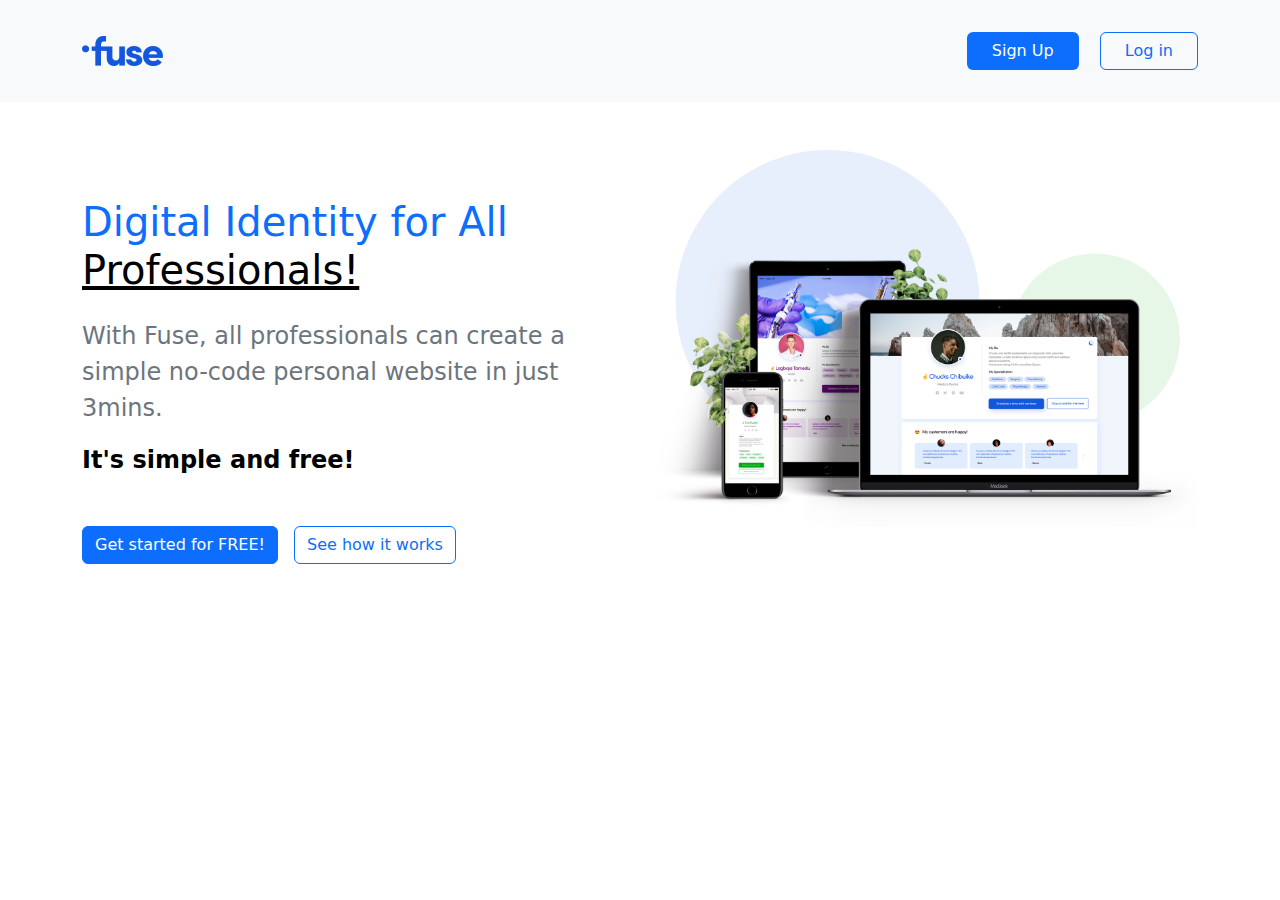
<file: index.html>
<!DOCTYPE html>
<html lang="en">

<head>
    <meta charset="UTF-8">
    <meta http-equiv="X-UA-Compatible" content="IE=edge">
    <meta name="viewport" content="width=device-width, initial-scale=1.0">
    <link rel="stylesheet" href="./css/styles.css">
    <link rel="stylesheet" href="./css/bootstrap.min.css">
    <link rel="shortcut icon" href="./images/Fuse 1.png" type="image/x-icon">
    <link rel="stylesheet" href="https://cdnjs.cloudflare.com/ajax/libs/font-awesome/6.1.1/css/all.min.css"
        integrity="sha512-KfkfwYDsLkIlwQp6LFnl8zNdLGxu9YAA1QvwINks4PhcElQSvqcyVLLD9aMhXd13uQjoXtEKNosOWaZqXgel0g=="
        crossorigin="anonymous" referrerpolicy="no-referrer" />
    <title>fusehealth (copy)</title>
</head>

<body>
    <nav class="navbar navbar-expand-lg navbar-light bg-light py-4">
        <div class="container">
            <img src="./images/Fuse 1.png">
            <button class="navbar-toggler" type="button" data-bs-toggle="collapse"
                data-bs-target="#navbarSupportedContent" aria-controls="navbarSupportedContent" aria-expanded="false"
                aria-label="Toggle navigation">
                <span class="navbar-toggler-icon"></span>
            </button>
            <div class="collapse navbar-collapse" id="navbarSupportedContent">
                <div class="navbar nav ms-auto">
                    <form>
                        <a href="./signup.html" class="btn text-decoration-none px-4 me-3 bg-primary text-white">Sign
                            Up</a>
                        <a href="./login.html" class="btn btn-outline-primary px-4">Log in</a>
                    </form>
                </div>
            </div>
        </div>
    </nav>

    <section class="hero-section py-5">
        <div class="container">
            <div class="row">
                <div class="col-md-6 py-5">
                    <h1 class="text-primary ">Digital Identity for All
                        <span class="text-black text-decoration-underline">Professionals!</span>
                    </h1>
                    <p class="text-muted fs-4 mt-4">
                        With Fuse, all professionals can create a simple
                        no-code personal website in just 3mins.
                    </p>
                    <span class="fw-bolder text-black fs-4">It's simple and free!</span>

                    <div class="d-flex py-5">
                        <div>
                            <a href="#" class="btn btn-outline-primary me-3 bg-primary text-white">Get started for FREE!</a>
                        </div>
                        <div>
                            <a href="./darkmode.html" class="btn btn-outline-primary">See how it works</a>
                        </div>
                    </div>
                </div>
                <div class="col-md-6">
                    <img src="./images/hero.png" alt="Ikmage of this webpage on different screen sizes" width="100%">
                </div>
            </div>
            <div class="d-flex text-muted display-6">
                <i class="fa-brands fa-twitter me-5"></i>
                <i class="fa-brands fa-instagram"></i>
                <i class="fa-solid fa-person-fill"></i>
            </div>
        </div>
    </section>
    <script src="./js/bootstrap.min.js"></script>
</body>

</html>
</file>
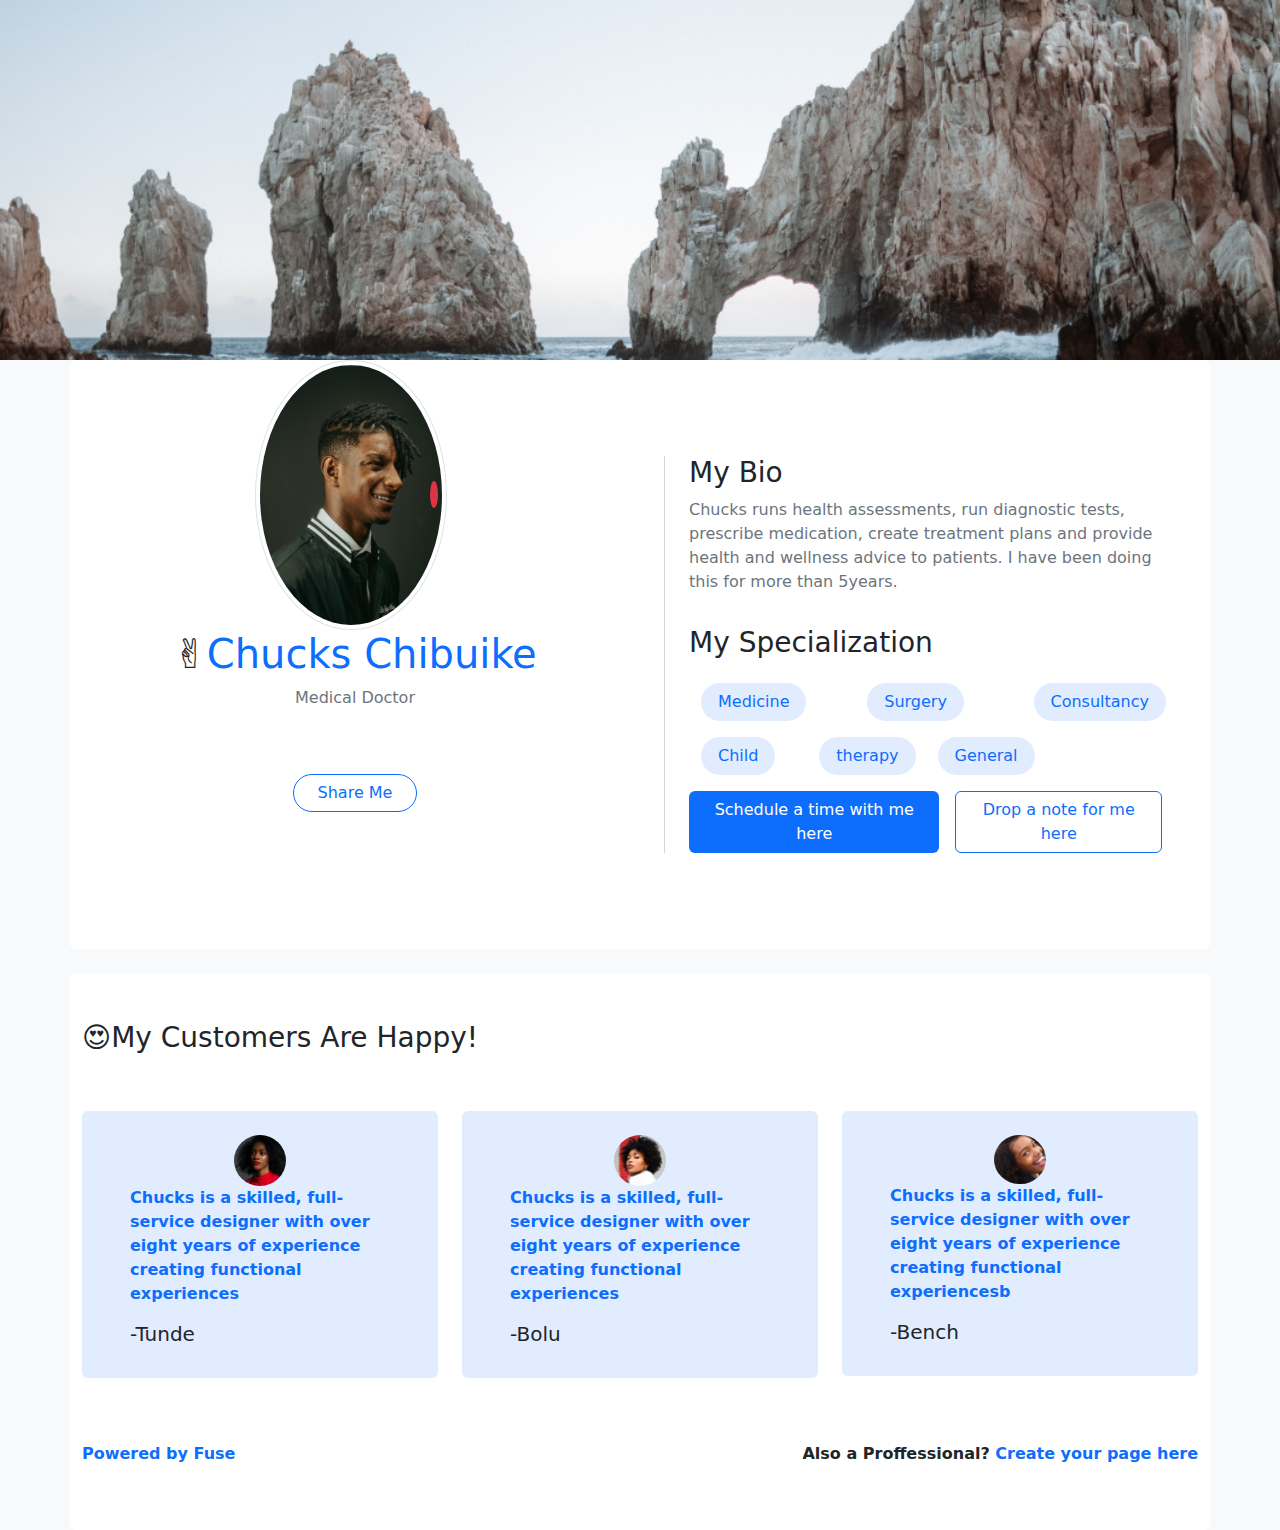
<file: cool.html>
<!DOCTYPE html>
<html lang="en">

<head>
    <meta charset="UTF-8">
    <meta http-equiv="X-UA-Compatible" content="IE=edge">
    <meta name="viewport" content="width=device-width, initial-scale=1.0">
    <link rel="stylesheet" href="./css/styles.css">
    <link rel="stylesheet" href="./css/bootstrap.min.css">
    <link rel="shortcut icon" href="./images/Fuse 1.png" type="image/x-icon">
    <link rel="stylesheet" href="https://cdnjs.cloudflare.com/ajax/libs/font-awesome/6.1.1/css/all.min.css"
        integrity="sha512-KfkfwYDsLkIlwQp6LFnl8zNdLGxu9YAA1QvwINks4PhcElQSvqcyVLLD9aMhXd13uQjoXtEKNosOWaZqXgel0g=="
        crossorigin="anonymous" referrerpolicy="no-referrer" />
    <title>cool</title>
</head>

<body class="bg-light">
    <!--gank  resurrection
    Godfrey gad
    future .mask off -->

    <section class="need">

    </section>
    <section>
        <div class="container bg-white rounded">
            <div class="row">
                <div class="col-md-6">
                    <div class="conainer">
                        <div class="text-center">
                            <!-- <a href=""><i class="fa-solid fa-moon fs-1 img-thumbnail text-black rounded-circle"></i></a> -->
                            <div class="sopa">
                                <img src="./images/rashford.png" alt="" class="img-thumbnail">
                                <i class="fa-solid fa-star text-primary bg-danger rounded-circle p-1"></i>
                            </div>
                            <h1>✌<span class="text-primary">Chucks Chibuike</span></h1>
                            <p class="text-center text-muted"> Medical Doctor </p>
                            <div class="d-flex text-muted fs-3 justify-content-center py-4">
                                <i class="fa-brands fa-facebook me-2"></i>
                                <i class="fa-brands fa-twitter me-2"></i>
                                <i class="fa-brands fa-instagram me-2"></i>
                                <i class="fa-brands fa-youtube me-2"></i>
                            </div>
                            <a href="" class="btn btn-outline-primary rounded-pill px-4">Share Me</a>
                        </div>
                    </div>
                </div>

                <div class="col-md-6 py-5">
                    <div class="container py-5">
                        <div class="shank px-4">
                            <h3 class="">My Bio</h3>
                            <p class="text-muted">
                                Chucks runs health assessments, run diagnostic tests, prescribe medication, create
                                treatment
                                plans and provide health and wellness advice to patients.
                                I have been doing this for more than 5years.
                            </p>

                            <h3 class="py-3">My Specialization</h3>
                            <div class="container">
                                <div class="row">
                                    <div class="col-3 me-5">
                                        <a href=""
                                            class="btn text-decoration-none text-primary rounded-pill hope px-3">Medicine</a>
                                    </div>
                                    <div class="col-3 me-5">
                                        <a href=""
                                            class="btn text-decoration-none text-primary rounded-pill hope px-3">Surgery</a>
                                    </div>
                                    <div class="col-3">
                                        <a href=""
                                            class="btn text-decoration-none text-primary rounded-pill hope px-3">Consultancy</a>
                                    </div>
                                </div>

                                <div class="row py-3">
                                    <div class="col-3">
                                        <a href=""
                                            class="btn text-decoration-none text-primary me-3 rounded-pill hope px-3">Child</a>
                                    </div>
                                    <div class="col-3">
                                        <a href=""
                                            class="btn text-decoration-none text-primary rounded-pill hope px-3">therapy</a>
                                    </div>
                                    <div class="col-3">
                                        <a href=""
                                            class="btn text-decoration-none text-primary rounded-pill hope px-3">General</a>
                                    </div>
                                </div>
                            </div>
                            <div class="d-lg-flex">
                                <a href="" class="btn bg-primary text-white me-3">Schedule a time with me here</a>
                                <a href="" class="btn btn-outline-primary mt-sm-3 mt-md-3 mt-lg-0 mt-3" data-bs-toggle="modal" data-bs-target="#myModal">Drop a note
                                    for
                                    me here</a>
                            </div>
                            
    <section>
        <!-- The Modal -->
        <div class="modal" id="myModal">
            <div class="modal-dialog"> 
                <div class="modal-content">
                    <!-- Modal Header -->
                    <div class="border-0 d-flex justify-content-between container py-3">
                        <h5 class="text-primary text-center">Drop a note</h5>
                        <button type="button" class="btn-close" data-bs-dismiss="modal"></button>
                    </div>

                    <!-- Modal body -->
                    <div class="modal-body">
                        <textarea class="lol border-0 w-100 p-5" placeholder="Write Something Awesome "></textarea>
                    </div>

                    <!-- Modal footer -->
                    <div class="modal-footer">
                        <button type="button" class="btn btn-primary px-4" data-bs-dismiss="modal">Close</button>
                    </div>

                </div>
            </div>
        </div>
    </section>
                        </div>
                    </div>
                </div>
            </div>
    </section>

    <section class="fw-semibold mt-4">
        <div class="container bg-white rounded py-5">
            <h3>😍My Customers Are Happy!</h3>
            <div class="row py-5">
                <div class="col-md-4">
                    <div class="container hope px-5 py-4 rounded mb-3">
                        <div class="text-center">
                            <img src="./images/thought-catalog--v7EOw5SA4I-unsplash 1.png" alt="" class="rounded-circle"
                                width="20%">
                        </div>
                        <p class="text-primary">Chucks is a skilled, full-service designer with over eight years of
                            experience creating
                            functional experiences
                        </p>
                        <h5>-Tunde</h5>
                    </div>
                </div>
                <div class="col-md-4">
                    <div class="container hope px-5 py-4 rounded mb-3">
                        <div class="text-center">
                            <img src="./images/jeffery-erhunse-vp9mRauo68c-unsplash 1.png" alt="" class="rounded-circle"
                                width="20%">
                        </div>
                        <p class="text-primary">Chucks is a skilled, full-service designer with over eight years of
                            experience creating
                            functional experiences
                        </p>
                        <h5>-Bolu</h5>
                    </div>
                </div>
                <div class="col-md-4">
                    <div class="container hope px-5 py-4 rounded">
                        <div class="text-center">
                            <img src="./images/isaiah-mcclean-DrVJk1EaPSc-unsplash 1.png" alt="" class="rounded-circle"
                                width="20%">
                        </div>
                        <p class="text-primary">Chucks is a skilled, full-service designer with over eight years of
                            experience creating
                            functional experiencesb
                        </p>
                        <h5>-Bench</h5>
                    </div>
                </div>
            </div>

            <div class="d-lg-flex justify-content-between">
                <a href="" class="text-decoration-none order"> Powered by Fuse </a>
                <p>Also a Proffessional? <a href="" class="text-decoration-none">Create your page here</a></p>
            </div>
        </div>
    </section>

    <script src="./js/bootstrap.min.js"></script>
</body>

</html>
</file>
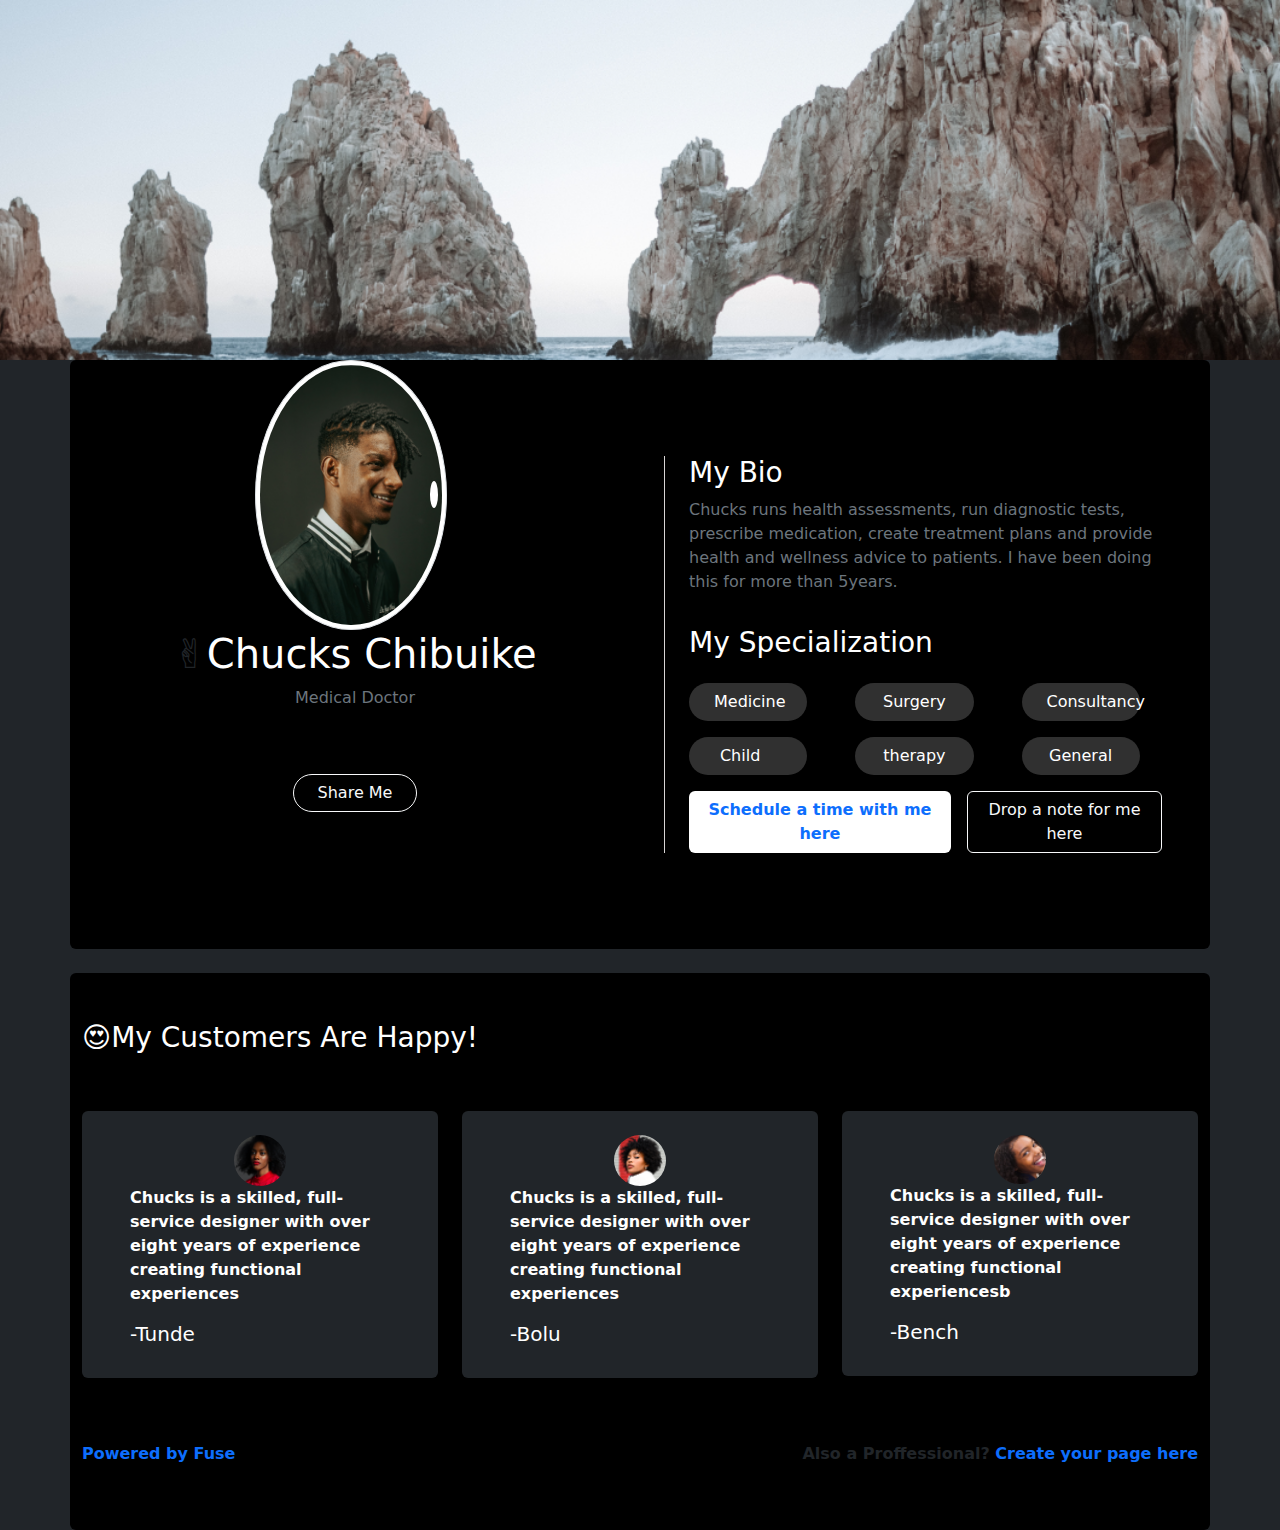
<file: darkmode.html>
<!DOCTYPE html>
<html lang="en">

<head>
    <meta charset="UTF-8">
    <meta http-equiv="X-UA-Compatible" content="IE=edge">
    <meta name="viewport" content="width=device-width, initial-scale=1.0">
    <link rel="stylesheet" href="./css/styles.css">
    <link rel="stylesheet" href="./css/bootstrap.min.css">
    <link rel="shortcut icon" href="./images/Fuse 1.png" type="image/x-icon">
    <link rel="stylesheet" href="https://cdnjs.cloudflare.com/ajax/libs/font-awesome/6.1.1/css/all.min.css"
        integrity="sha512-KfkfwYDsLkIlwQp6LFnl8zNdLGxu9YAA1QvwINks4PhcElQSvqcyVLLD9aMhXd13uQjoXtEKNosOWaZqXgel0g=="
        crossorigin="anonymous" referrerpolicy="no-referrer" />
    <title>coo'l</title>
</head>

<body class="bg-dark">
    <!--gank  resurrection
    Godfrey gad
    future .mask off -->

    <section class="need">

    </section>
    <section>
        <div class="container bg-black rounded">
            <div class="row">
                <div class="col-md-6">
                    <div class="conainer">
                        <div class="text-center">
                            <i class="fa-light fa-brightness text-white"></i>
                            <div class="sopa">
                                <img src="./images/rashford.png" alt="" class="img-thumbnail">
                                <i class="fa-solid fa-star text-primary bg-white rounded-circle p-1"></i>
                            </div>
                            <h1>✌<span class="text-white">Chucks Chibuike</span></h1>
                            <p class="text-center text-muted"> Medical Doctor </p>
                            <div class="d-flex text-white fs-3 justify-content-center py-4">
                                <i class="fa-brands fa-facebook me-2"></i>
                                <i class="fa-brands fa-twitter me-2"></i>
                                <i class="fa-brands fa-instagram me-2"></i>
                                <i class="fa-brands fa-youtube me-2"></i>
                            </div>
                            <a href="" class="btn btn-outline-light rounded-pill px-4">Share Me</a>
                        </div>
                    </div>
                </div>

                <div class="col-md-6 py-5">
                    <div class="container py-5">
                        <div class="shank px-4">
                            <h3 class="text-white">My Bio</h3>
                            <p class="text-muted">
                                Chucks runs health assessments, run diagnostic tests, prescribe medication, create
                                treatment
                                plans and provide health and wellness advice to patients.
                                I have been doing this for more than 5years.
                            </p>

                            <h3 class="py-3 text-white">My Specialization</h3>
                            <div class="container">
                                <div class="row">
                                    <div class="col-3 me-5 mog rounded-pill text-center">
                                        <a href="" class="btn text-decoration-none text-white">Medicine</a>
                                    </div>
                                    <div class="col-3 me-5 mog rounded-pill text-center">
                                        <a href="" class="btn text-decoration-none text-white">Surgery</a>
                                    </div>
                                    <div class="col-3 mog  rounded-pill text-center">
                                        <a href="" class="btn text-decoration-none text-white">Consultancy</a>
                                    </div>
                                </div>

                                <div class="row py-3">
                                    <div class="col-3 me-5 mog rounded-pill text-center">
                                        <a href="" class="btn text-decoration-none text-white me-3">Child</a>
                                    </div>
                                    <div class="col-3 me-5 mog rounded-pill text-center">
                                        <a href="" class="btn text-decoration-none text-white">therapy</a>
                                    </div>
                                    <div class="col-3 mog rounded-pill text-center">
                                        <a href="" class="btn text-decoration-none text-white">General</a>
                                    </div>
                                </div>
                            </div>
                            <div class="d-lg-flex">
                                <a href="" class="btn bg-white text-primary fw-semibold me-3">Schedule a time with me
                                    here</a>
                                <a href="" class="btn btn-outline-light mt-sm-3 mt-md-3 mt-lg-0 mt-3"
                                    data-bs-toggle="modal" data-bs-target="#myModal">Drop a note
                                    for
                                    me here</a>
                            </div>

                            <div>
                                <!-- The Modal -->
                                <div class="modal" id="myModal">
                                    <div class="modal-dialog">
                                        <div class="modal-content">
                                            <!-- Modal Header -->
                                            <div class="border-0 d-flex justify-content-between container py-3">
                                                <h5 class="text-primary text-center">Drop a note</h5>
                                                <button type="button" class="btn-close"
                                                    data-bs-dismiss="modal"></button>
                                            </div>

                                            <!-- Modal body -->
                                            <div class="modal-body border-0">
                                                <textarea class="lol border-0 w-100 p-5"
                                                    placeholder="Write Something Awesome "></textarea>
                                            </div>

                                            <!-- Modal footer -->
                                            <div class="modal-footer">
                                                <button class="btn bg-primary w-100 text-white">submit note</button>
                                            </div>

                                        </div>
                                    </div>
                                </div>
                            </div>
                        </div>
                    </div>
                </div>
            </div>
    </section>

    <section class="fw-semibold mt-4">
        <div class="container bg-black rounded py-5">
            <h3 class="text-white">😍My Customers Are Happy!</h3>
            <div class="row py-5">
                <div class="col-md-4">
                    <div class="container bg-dark px-5 py-4 rounded mb-3">
                        <div class="text-center">
                            <img src="./images/thought-catalog--v7EOw5SA4I-unsplash 1.png" alt="" class="rounded-circle"
                                width="20%">
                        </div>
                        <p class="text-white">Chucks is a skilled, full-service designer with over eight years of
                            experience creating
                            functional experiences
                        </p>
                        <h5 class="text-white">-Tunde</h5>
                    </div>
                </div>
                <div class="col-md-4">
                    <div class="container bg-dark px-5 py-4 rounded mb-3">
                        <div class="text-center">
                            <img src="./images/jeffery-erhunse-vp9mRauo68c-unsplash 1.png" alt="" class="rounded-circle"
                                width="20%">
                        </div>
                        <p class="text-white">Chucks is a skilled, full-service designer with over eight years of
                            experience creating
                            functional experiences
                        </p>
                        <h5 class="text-white">-Bolu</h5>
                    </div>
                </div>
                <div class="col-md-4">
                    <div class="container bg-dark px-5 py-4 rounded">
                        <div class="text-center">
                            <img src="./images/isaiah-mcclean-DrVJk1EaPSc-unsplash 1.png" alt="" class="rounded-circle"
                                width="20%">
                        </div>
                        <p class="text-white">Chucks is a skilled, full-service designer with over eight years of
                            experience creating
                            functional experiencesb
                        </p>
                        <h5 class="text-white">-Bench</h5>
                    </div>
                </div>
            </div>

            <div class="d-lg-flex justify-content-between">
                <a href="./index.html" class="text-decoration-none order"> Powered by Fuse </a>
                <p>Also a Proffessional? <a href="" class="text-decoration-none">Create your page here</a></p>
            </div>
        </div>
    </section>

    <script src="./js/bootstrap.min.js"></script>
</body>

</html>
</file>
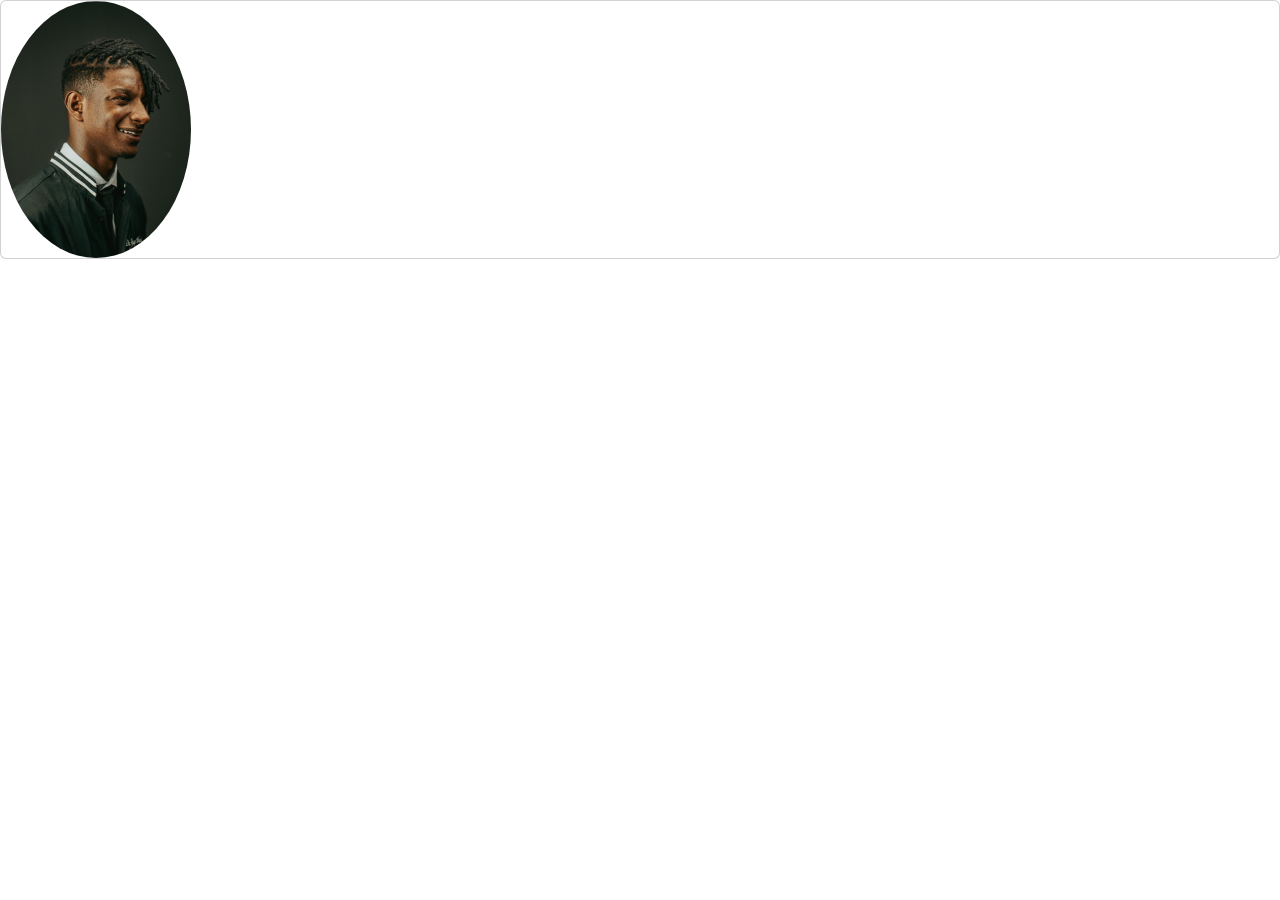
<file: Exciting.html>
<!DOCTYPE html>
<html lang="en">

<head>
    <meta charset="UTF-8">
    <meta http-equiv="X-UA-Compatible" content="IE=edge">
    <meta name="viewport" content="width=device-width, initial-scale=1.0">
    <link rel="stylesheet" href="./css/styles.css">
    <link rel="stylesheet" href="./css/bootstrap.min.css">
    <link rel="shortcut icon" href="./images/Fuse 1.png" type="image/x-icon">
    <link rel="stylesheet" href="https://cdnjs.cloudflare.com/ajax/libs/font-awesome/6.1.1/css/all.min.css"
        integrity="sha512-KfkfwYDsLkIlwQp6LFnl8zNdLGxu9YAA1QvwINks4PhcElQSvqcyVLLD9aMhXd13uQjoXtEKNosOWaZqXgel0g=="
        crossorigin="anonymous" referrerpolicy="no-referrer" />
    <link rel="stylesheet" href="https://cdn.jsdelivr.net/npm/bootstrap-icons@1.9.1/font/bootstrap-icons.css">
    <title>Exciting</title>
</head>

<body>

    <!-- javascript Es6 -->
    <section>
        <div class="card">
            <div class="container-fluid p-0">
                <div class="row">
                    <div class="container">
                        <div class="col-md-6">
                            <img src="./images/rashford.png" alt="" class="rounded-circle">
                        </div>
                    </div>
                </div>
            </div>
        </div>
    </section>
</body>

</html>
</file>
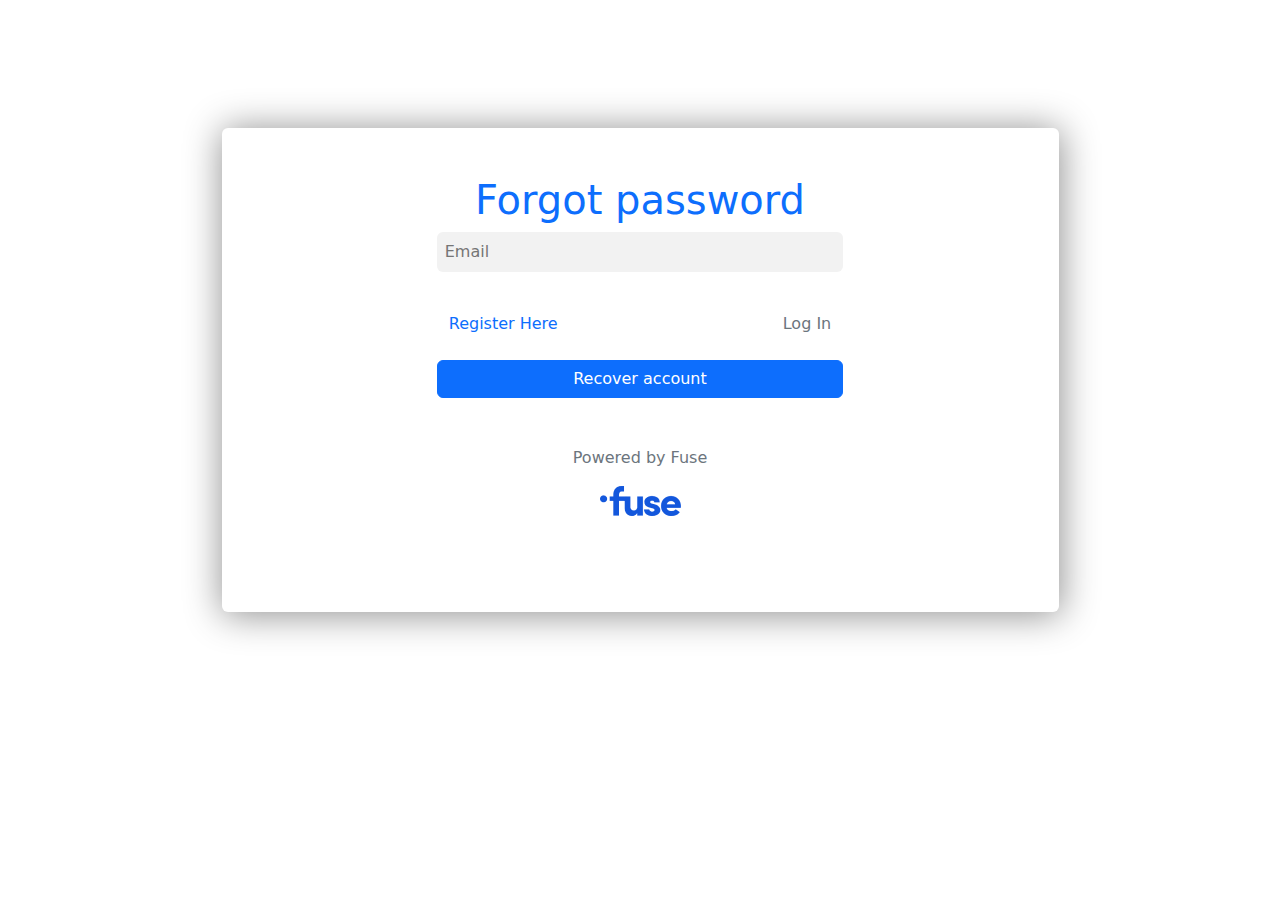
<file: forgot.html>
<!DOCTYPE html>
<html lang="en">

<head>
    <meta charset="UTF-8">
    <meta http-equiv="X-UA-Compatible" content="IE=edge">
    <meta name="viewport" content="width=device-width, initial-scale=1.0">
    <title>forgot password</title>
    <link rel="stylesheet" href="./css/styles.css">
    <link rel="stylesheet" href="./css/bootstrap.min.css">
    <link rel="shortcut icon" href="./images/Fuse 1.png" type="image/x-icon">
    <link rel="stylesheet" href="https://cdnjs.cloudflare.com/ajax/libs/font-awesome/6.1.1/css/all.min.css"
        integrity="sha512-KfkfwYDsLkIlwQp6LFnl8zNdLGxu9YAA1QvwINks4PhcElQSvqcyVLLD9aMhXd13uQjoXtEKNosOWaZqXgel0g=="
        crossorigin="anonymous" referrerpolicy="no-referrer" />
</head>

<body>
    <div>
        <div class="container">
            <div class="text-center sign-up">
                <div class="container meatz w-75 py-5 rounded">
                    <h1 class="text-primary">Forgot password</h1>
                    <form action="">
                        <div>
                            <input type="email" name="email" id="" placeholder="Email"
                                class="w-50 p-2 rounded border-0 lol mb-3">
                        </div>

                        <div class="d-flex justify-content-between w-50 container text-center py-4">
                            <a class="text-decoration-none" href="./signup.html">Register Here </a>
                            <a class=" text-decoration-none text-muted" href="./login.html"> Log In </a>
                        </div>
                    </form>
                    <a href="" class="btn btn-outline-primary bg-primary text-white w-50 text-decoration-none">Recover account
                    </a>

                    <div class="text-center py-5">
                        <p class="text-muted">Powered by Fuse</p>
                        <a href="./index.html"><img src="./images/Fuse 1.png" alt=""></a>
                    </div>
                </div>
            </div>
        </div>
    </div>

</body>

</html>
</file>
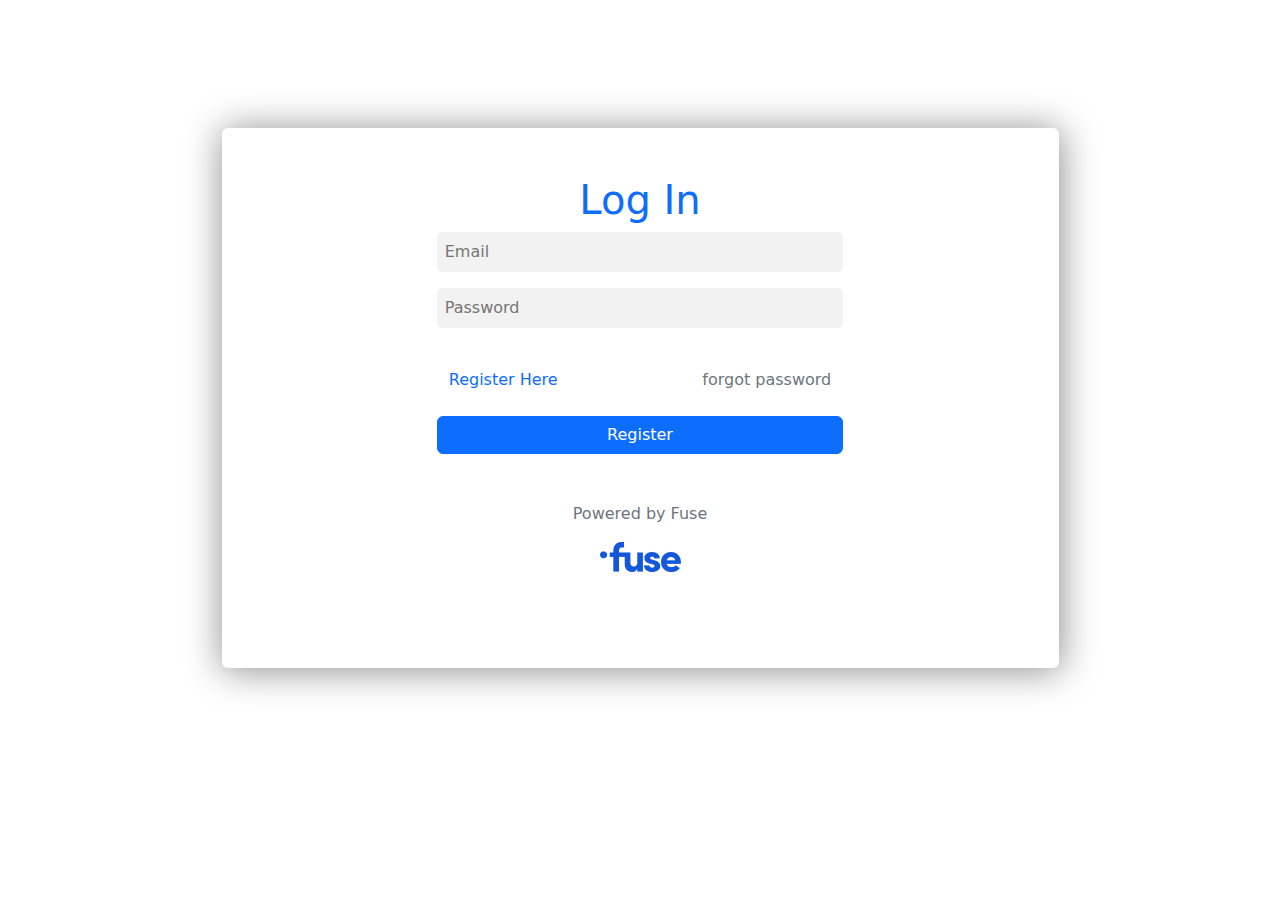
<file: login.html>
<!DOCTYPE html>
<html lang="en">

<head>
    <meta charset="UTF-8">
    <meta http-equiv="X-UA-Compatible" content="IE=edge">
    <meta name="viewport" content="width=device-width, initial-scale=1.0">
    <link rel="stylesheet" href="./css/styles.css">
    <link rel="stylesheet" href="./css/bootstrap.min.css">
    <link rel="shortcut icon" href="./images/Fuse 1.png" type="image/x-icon">
    <title>Log In</title>
</head>

<body>
    <div>
        <div class="container">
            <div class="text-center sign-up">
                <div class="container meatz w-75 py-5 rounded">
                    <h1 class="text-primary">Log In</h1>
                    <form action="">
                        <div>
                            <input type="email" name="email" id="" placeholder="Email"
                                class="w-50 p-2 rounded border-0 lol mb-3">
                        </div>

                        <div>
                            <input type="password" name="password" placeholder="Password" id=""
                                class="w-50 p-2 rounded border-0 lol mb-3">
                        </div>

                        <div class="d-flex justify-content-between w-50 container text-center py-4">
                            <a class="text-decoration-none" href="./signup.html">Register Here </a>
                            <a class=" text-decoration-none text-muted" href="./forgot.html">forgot password</a>
                        </div>
                    </form>
                    <a href="" class="btn btn-outline-primary bg-primary text-white w-50 text-decoration-none">Register
                    </a>

                    <div class="text-center py-5">
                        <p class="text-muted">Powered by Fuse</p>
                        <a href="./index.html"><img src="./images/Fuse 1.png" alt=""></a>
                    </div>
                </div>
            </div>
        </div>
    </div>
</body>

</html>
</file>
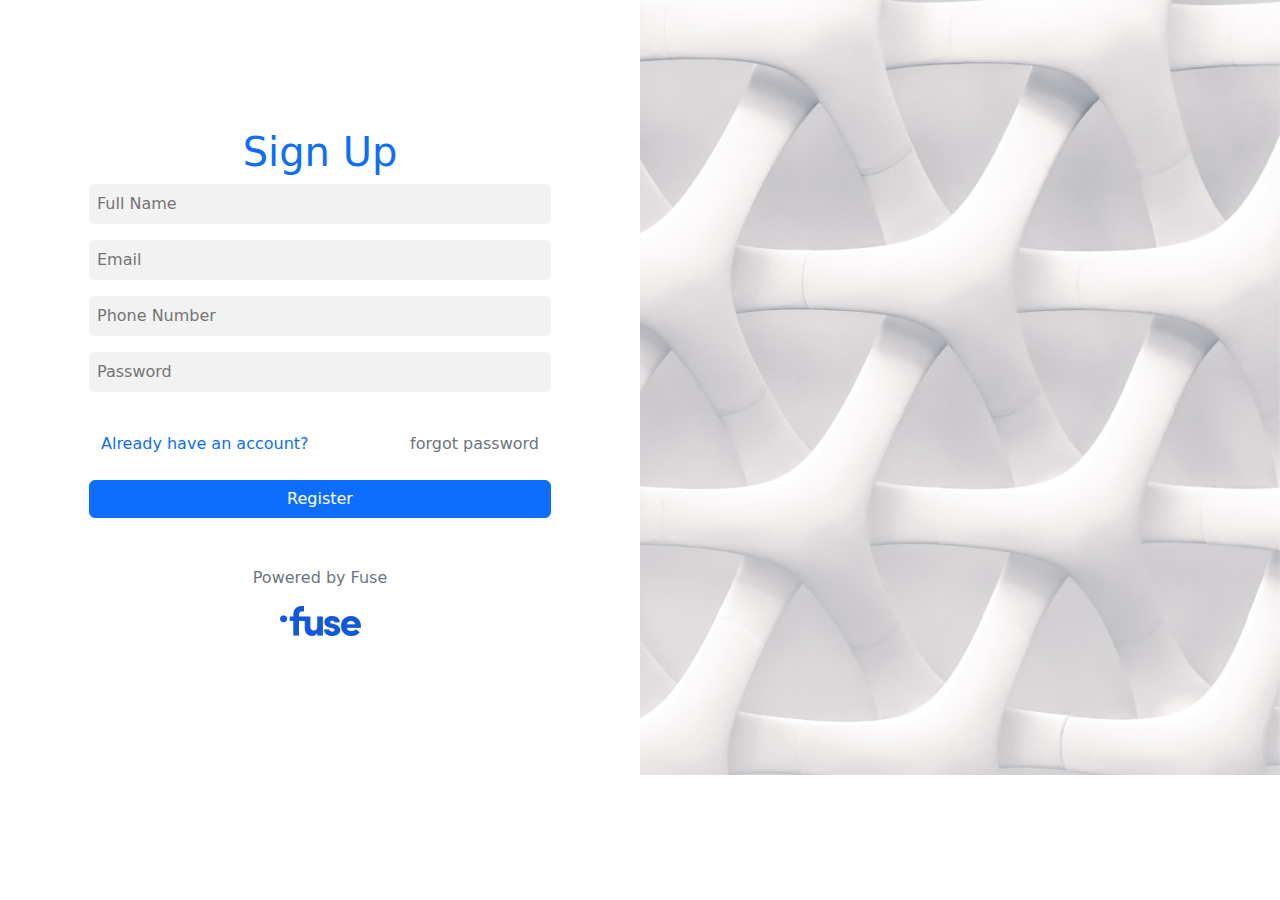
<file: signup.html>
<!DOCTYPE html>
<html lang="en">

<head>
    <meta charset="UTF-8">
    <meta http-equiv="X-UA-Compatible" content="IE=edge">
    <meta name="viewport" content="width=device-width, initial-scale=1.0">
    <link rel="stylesheet" href="./css/styles.css">
    <link rel="stylesheet" href="./css/bootstrap.min.css">
    <link rel="shortcut icon" href="./images/Fuse 1.png" type="image/x-icon">
    <link rel="stylesheet" href="https://cdnjs.cloudflare.com/ajax/libs/font-awesome/6.1.1/css/all.min.css"
        integrity="sha512-KfkfwYDsLkIlwQp6LFnl8zNdLGxu9YAA1QvwINks4PhcElQSvqcyVLLD9aMhXd13uQjoXtEKNosOWaZqXgel0g=="
        crossorigin="anonymous" referrerpolicy="no-referrer" />
    <title>Sign up</title>
</head>

<body>
    <div>
        <div class="row g-0">
            <div class="col-md-6">
                <div class="container text-center sign-up">
                    <h1 class="text-primary text-center">Sign Up</h1>
                    <form action="">
                        <div>
                            <input type="text" placeholder="Full Name" class="w-75 p-2 rounded border-0 lol mb-3">
                        </div>

                        <div>
                            <input type="email" placeholder="Email" class="w-75 p-2 rounded border-0 lol mb-3">
                        </div>

                        <div>
                            <input type="tel" placeholder="Phone Number" class="w-75 p-2 rounded border-0 lol mb-3">
                        </div>

                        <div>
                            <input type="password" placeholder="Password" class="w-75 p-2 rounded border-0 lol mb-3">
                        </div>

                        <div class="d-flex justify-content-between eme w-75 container py-4">
                            <a class="text-decoration-none" href="./login.html">Already have an account?</a>
                            <a class=" text-decoration-none text-muted" href="./forgot.html">forgot password</a>
                        </div>
                    </form>
                    <div>
                        <a href=""
                            class="btn btn-outline-primary bg-primary text-white w-75 text-decoration-none">Register</a>
                    </div>

                    <div class="text-center py-5">
                        <p class="text-muted">Powered by Fuse</p>
                        <a href="./index.html"><img src="./images/Fuse 1.png" alt=""></a>
                    </div>
                </div>
            </div>

            <div class="col-md-6">
                <img src="./images/web.png" alt="" width="100%">
            </div>
        </div>
    </div>
</body>

</html>
</file>
<file: css/styles.css>
.lol {
    background-color: #F2F2F2;
    outline: none !important;
}

.sign-up {
    padding-top: 8rem;
}

@media (max-width:767px) {
    .sign-up {
        padding-bottom: 10rem;
    }
}

.meatz {
    box-shadow: 1px 2px 37px 1px #8f8f8f;
}

.sopa img{
    border-radius: 50%;
    height: 30vh;
    width: 35%;
}

.shank {
    border-left: 1px solid #D8D5D5;
}

.hope {
    background-color: #CEE1FF9E !important;
}

.fa-star {
    position: relative;
    right: 3%;
}

.fa-moon {
    position: relative;
    left: 170%;
}

.need {
    background-image: url(../images/hey.png);
    height: 40vh;
    background-repeat: no-repeat;
    background-size: cover;
    background-position: center;
}

.mog{
    background-color: rgba(255, 255, 255, 0.19);
}
</file>
